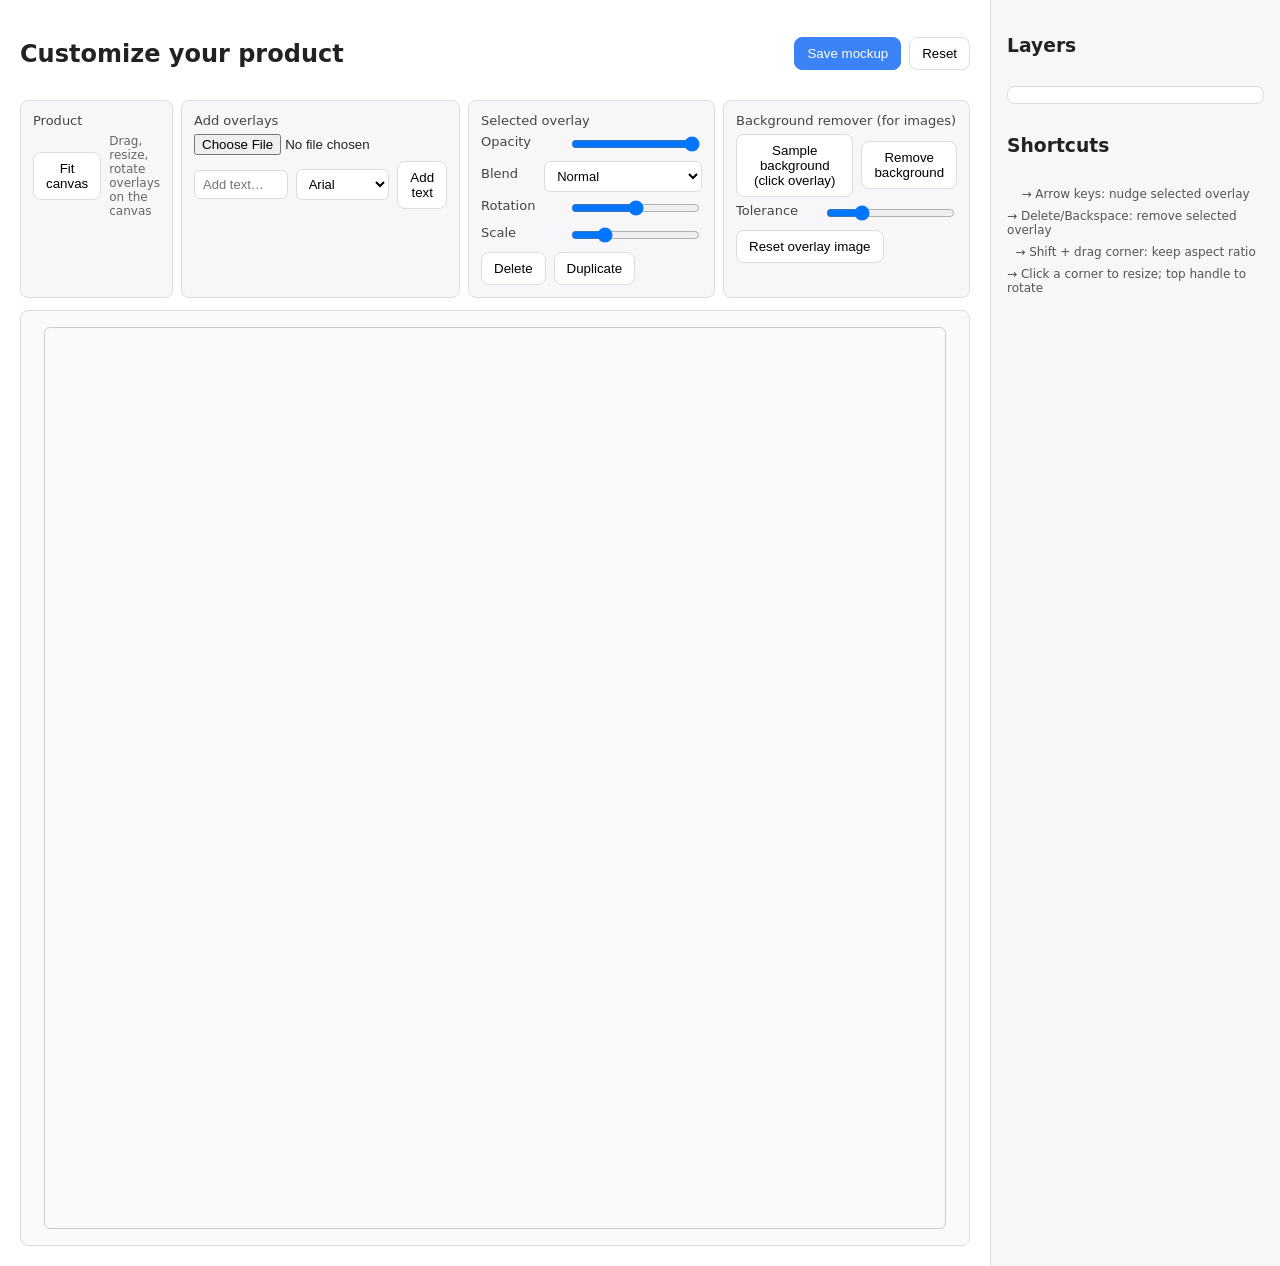
<file: Customize/customize.html>
<!DOCTYPE html>
<html lang="en">
<head>
  <meta charset="UTF-8">
  <title>Customize Product</title>
  <link rel="stylesheet" href="customize.css">
</head>
<body>
  <div id="editor">
    <div id="title-bar">
      <h2>Customize your product</h2>
      <div class="action-bar">
        <button id="downloadBtn" class="action primary">Save mockup</button>
        <button id="resetBtn" class="action">Reset</button>
      </div>
    </div>

    <div id="toolbar">
      <div class="tool">
        <label>Product</label>
        <div class="row">
          <button id="fitCanvasBtn" class="action">Fit canvas</button>
          <span id="hint">Drag, resize, rotate overlays on the canvas</span>
        </div>
      </div>

      <div class="tool">
        <label>Add overlays</label>
        <div class="row">
          <input type="file" id="addImageInput" accept="image/*">
        </div>
        <div class="row" style="margin-top:6px;">
          <input type="text" id="addTextInput" placeholder="Add text…">
          <select id="fontSelect">
            <option>Arial</option>
            <option>Roboto</option>
            <option>Georgia</option>
            <option>Courier New</option>
            <option>Impact</option>
          </select>
          <button id="addTextBtn" class="action">Add text</button>
        </div>
      </div>

      <div class="tool">
        <label>Selected overlay</label>
        <div class="row">
          <label class="label">Opacity</label>
          <input type="range" id="opacityRange" min="0" max="1" step="0.01" value="1">
        </div>
        <div class="row" style="margin-top:6px;">
          <label class="label">Blend</label>
          <select id="blendSelect">
            <option value="source-over">Normal</option>
            <option value="multiply">Multiply</option>
            <option value="screen">Screen</option>
            <option value="overlay">Overlay</option>
            <option value="darken">Darken</option>
            <option value="lighten">Lighten</option>
            <option value="difference">Difference</option>
            <option value="exclusion">Exclusion</option>
          </select>
        </div>
        <div class="row" style="margin-top:6px;">
          <label class="label">Rotation</label>
          <input type="range" id="rotationRange" min="-180" max="180" step="1" value="0">
        </div>
        <div class="row" style="margin-top:6px;">
          <label class="label">Scale</label>
          <input type="range" id="scaleRange" min="0.1" max="4" step="0.01" value="1">
        </div>
        <div class="row" style="margin-top:6px;">
          <button id="deleteLayerBtn" class="action">Delete</button>
          <button id="duplicateLayerBtn" class="action">Duplicate</button>
        </div>
      </div>

      <div class="tool">
        <label>Background remover (for images)</label>
        <div class="row">
          <button id="bgSampleBtn" class="action">Sample background (click overlay)</button>
          <button id="bgRemoveBtn" class="action">Remove background</button>
        </div>
        <div class="row" style="margin-top:6px;">
          <label class="label">Tolerance</label>
          <input type="range" id="bgTolerance" min="0" max="100" step="1" value="25">
        </div>
        <div class="row" style="margin-top:6px;">
          <button id="bgResetBtn" class="action">Reset overlay image</button>
        </div>
      </div>
    </div>

    <div id="canvas-wrap">
      <canvas id="mockupCanvas" width="900" height="900"></canvas>
    </div>
  </div>

  <div id="sidebar">
    <h3>Layers</h3>
    <div id="layers"></div>

    <h3>Shortcuts</h3>
    <div class="row shortcuts">
      <span>→ Arrow keys: nudge selected overlay</span>
      <span>→ Delete/Backspace: remove selected overlay</span>
      <span>→ Shift + drag corner: keep aspect ratio</span>
      <span>→ Click a corner to resize; top handle to rotate</span>
    </div>
  </div>

  <script src="customize.js"></script>
</body>
</html>
</file>
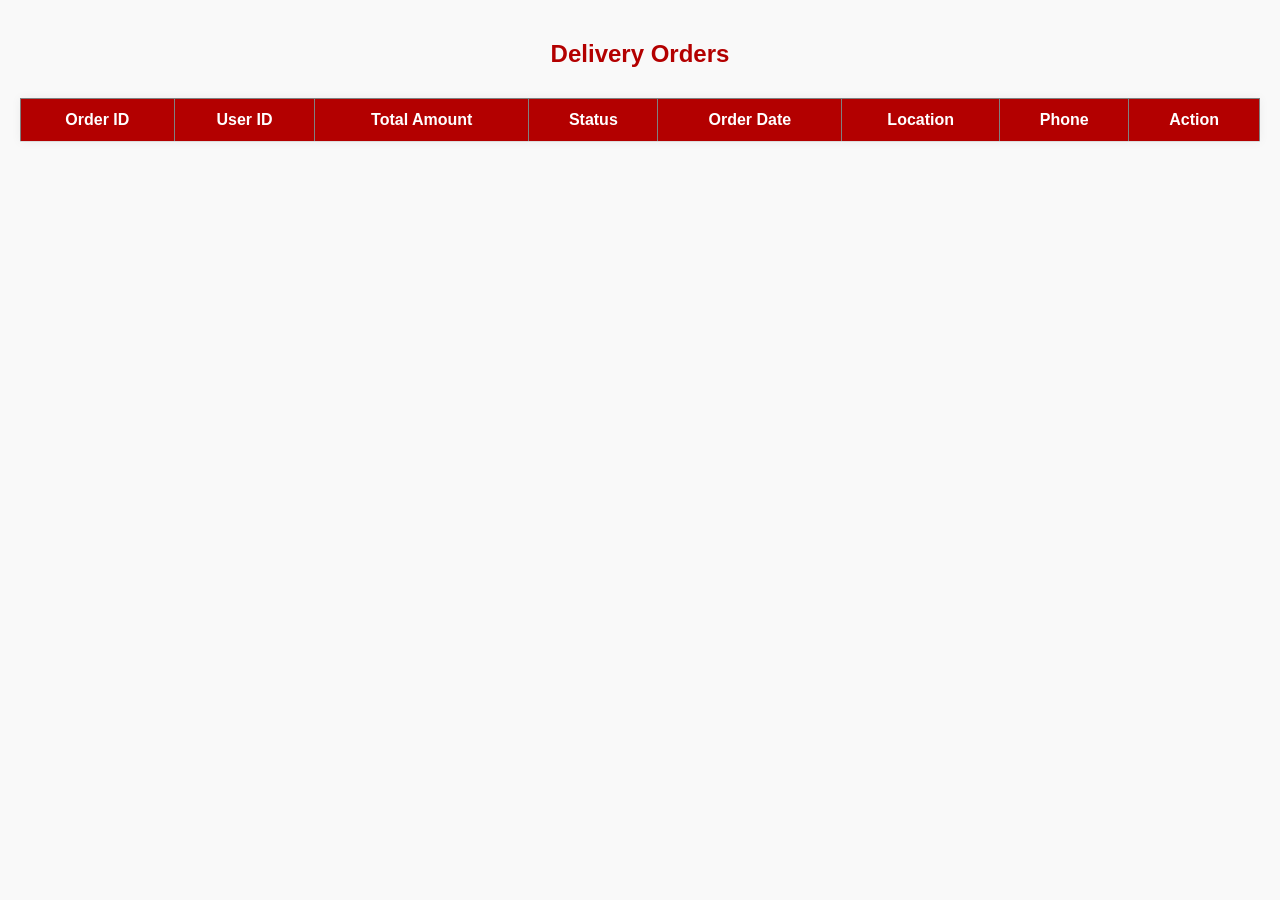
<file: Delivery/delivery.html>
<!DOCTYPE html>
<html lang="en">
<head>
  <meta charset="UTF-8">
  <title>Delivery Dashboard</title>
  <link rel="stylesheet" href="delivery.css">
</head>
<body>
  <h2>Delivery Orders</h2>
  <table border="1" id="orders-table">
    <thead>
      <tr>
        <th>Order ID</th>
        <th>User ID</th>
        <th>Total Amount</th>
        <th>Status</th>
        <th>Order Date</th>
        <th>Location</th>   
        <th>Phone</th>      
        <th>Action</th>
      </tr>
    </thead>
    <tbody></tbody>
  </table>

  <script src="delivery.js"></script>
</body>
</html>
</file>
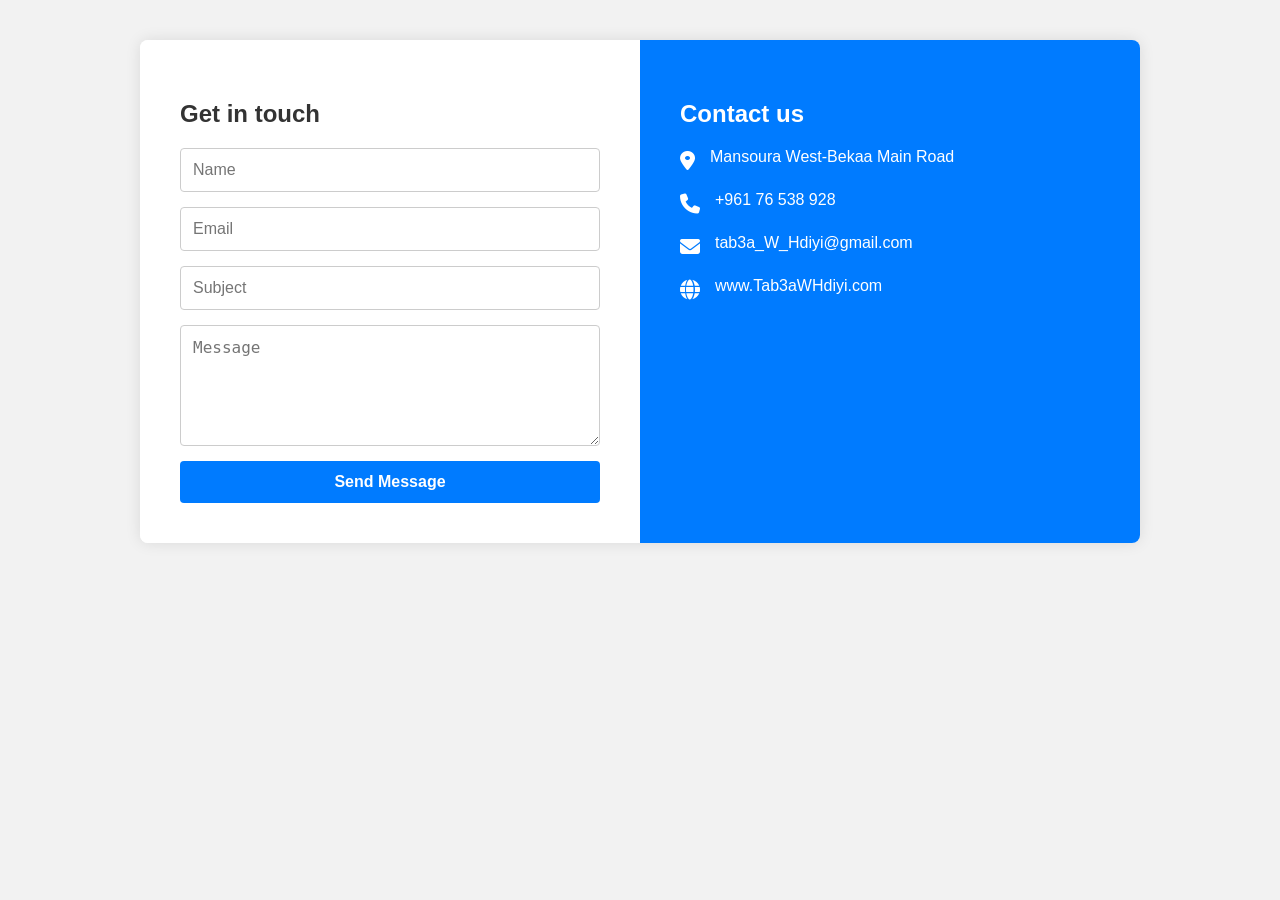
<file: Form/form.html>
<!DOCTYPE html>
<html lang="en">
<head>
  <meta charset="UTF-8" />
  <meta name="viewport" content="width=device-width, initial-scale=1.0" />
  <title>Contact Page</title>
  <link rel="stylesheet" href="form.css" />
  <link rel="stylesheet" href="https://cdnjs.cloudflare.com/ajax/libs/font-awesome/6.4.0/css/all.min.css" />
</head>
<body>
  <div class="container">
    <div class="form-section">
      <h2>Get in touch</h2>
      <form>
        <input type="text" placeholder="Name" required />
        <input type="email" placeholder="Email" required />
        <input type="text" placeholder="Subject" required />
        <textarea placeholder="Message" rows="5" required></textarea>
        <button type="submit">Send Message</button>
      </form>
    </div>
    <div class="info-section">
      <h2>Contact us</h2>
      <div class="info-item">
        <i class="fas fa-map-marker-alt"></i>
        <p>Mansoura West-Bekaa Main Road</p>
      </div>
      <div class="info-item">
        <i class="fas fa-phone"></i>
        <p>+961 76 538 928</p>
      </div>
      <div class="info-item">
        <i class="fas fa-envelope"></i>
        <p>tab3a_W_Hdiyi@gmail.com</p>
      </div>
      <div class="info-item">
        <i class="fas fa-globe"></i>
        <p>www.Tab3aWHdiyi.com</p>
      </div>
    </div>
  </div>
</body>
</html>
</file>
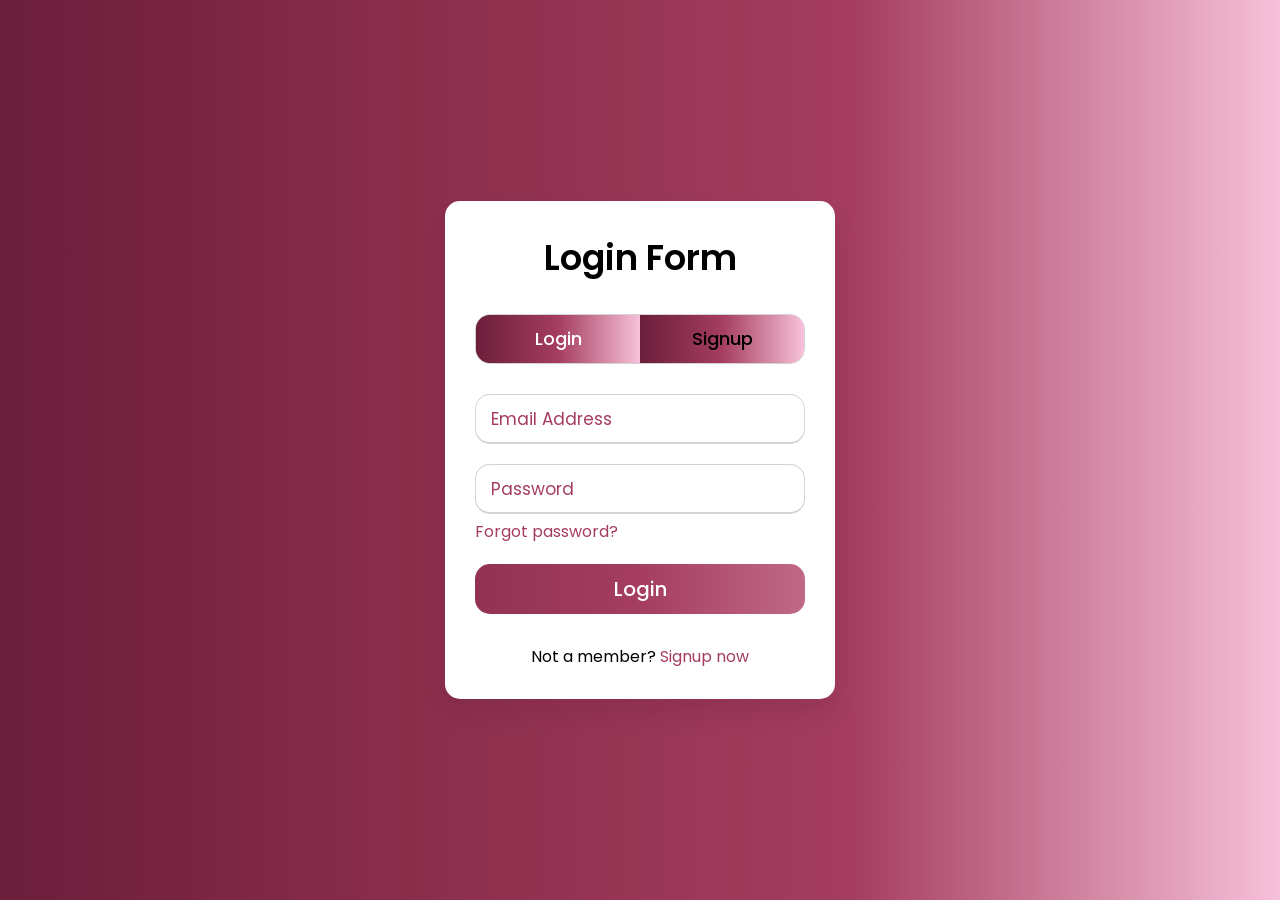
<file: login/login.html>
<!DOCTYPE html>
<html lang="en">
<head>
  <meta charset="UTF-8">
  <meta name="viewport" content="width=device-width, initial-scale=1.0">
  <title>Document</title>
  <link rel="stylesheet" href="login.css">
  <script src="login.js" async></script>
</head>
<body>
    <div class="wrapper">
      <div class="title-text">
        <div class="title login">Login Form</div>
        <div class="title signup">Signup Form</div>
      </div>
      <div class="form-container">
        <div class="slide-controls">
          <input type="radio" name="slide" id="login" checked>
          <input type="radio" name="slide" id="signup">
          <label for="login" class="slide login">Login</label>
          <label for="signup" class="slide signup">Signup</label>
          <div class="slider-tab"></div>
        </div>
        <div class="form-inner">
          <form action="login.php" method="POST" class="login">
            <div class="field">
              <input type="email" name="email" placeholder="Email Address" required>
            </div>
            <div class="field">
              <input type="password" name="password" placeholder="Password" required>
            </div>
            <div class="pass-link"><a href="#">Forgot password?</a></div>
            <div class="field btn">
              <div class="btn-layer"></div>
              <input type="submit" value="Login">
            </div>
            <div class="signup-link">Not a member? <a href="">Signup now</a></div>
          </form>
          <form action="login.php" method="POST" class="signup">
            <div class="field">
              <input type="email" name="S_email" placeholder="Email Address" required>
            </div>
            <div class="field">
              <input type="text" name="S_username" placeholder="Username" required>
            </div>
            <div class="field">
              <input type="password" name="S_password" placeholder="Password" required>
            </div>
            <div class="field btn">
              <div class="btn-layer"></div>
              <input type="submit" name="signup" value="Signup">
            </div>
          </form>
        </div>
      </div>
    </div>
</body>
</html>
</file>
<file: Customize/customize.css>
:root {
  --panel-bg: #f7f7f9;
  --border: #ddd;
  --accent: #3b82f6;
  --text: #222;
}

* { box-sizing: border-box; }

body {
  margin: 0;
  font-family: system-ui, -apple-system, Segoe UI, Roboto, Arial, sans-serif;
  color: var(--text);
  display: grid;
  grid-template-columns: 3fr 1.2fr;
  min-height: 100vh;
  background: #fff;
}

#editor {
  padding: 20px;
  display: flex;
  flex-direction: column;
  gap: 12px;
}

#title-bar {
  display: flex;
  align-items: center;
  justify-content: space-between;
}

.action-bar {
  display: flex;
  gap: 8px;
}

#toolbar {
  display: grid;
  grid-template-columns: repeat(4, 1fr);
  gap: 8px;
}

.tool {
  background: var(--panel-bg);
  border: 1px solid var(--border);
  border-radius: 8px;
  padding: 12px;
}

.tool label {
  display: block;
  font-size: 13px;
  margin-bottom: 6px;
  color: #444;
}

.row {
  display: flex;
  align-items: center;
  gap: 8px;
}

.row input[type="text"],
.row select,
.row input[type="number"] {
  width: 100%;
  padding: 6px 8px;
  border: 1px solid var(--border);
  border-radius: 6px;
  font-size: 13px;
  background: #fff;
}

.label {
  width: 80px;
  font-size: 12px;
  color: #666;
}

.action {
  padding: 8px 12px;
  border-radius: 8px;
  border: 1px solid var(--border);
  background: #fff;
  cursor: pointer;
  transition: background 0.15s ease, border-color 0.15s ease;
}

.action:hover {
  background: #f0f5ff;
  border-color: var(--accent);
}

.primary {
  border-color: var(--accent);
  color: #fff;
  background: var(--accent);
}

#hint {
  font-size: 12px;
  color: #666;
}

#canvas-wrap {
  display: flex;
  justify-content: center;
  align-items: center;
  background: #fafafa;
  border: 1px solid var(--border);
  border-radius: 8px;
  padding: 16px;
}

canvas {
  border: 1px solid #ccc;
  border-radius: 6px;
  max-width: 100%;
}

#sidebar {
  background: var(--panel-bg);
  border-left: 1px solid var(--border);
  padding: 16px;
  display: flex;
  flex-direction: column;
  gap: 12px;
}

#layers {
  border: 1px solid var(--border);
  border-radius: 8px;
  padding: 8px;
  background: #fff;
  max-height: 50vh;
  overflow: auto;
}

.layer-item {
  display: grid;
  grid-template-columns: auto 1fr auto;
  align-items: center;
  gap: 8px;
  padding: 6px 8px;
  border-radius: 6px;
  cursor: pointer;
}

.layer-item.active {
  background: rgba(59, 130, 246, 0.1);
  border: 1px solid var(--accent);
}

.layer-item button {
  border: 1px solid var(--border);
  background: #f9f9f9;
  border-radius: 6px;
  padding: 4px 8px;
  cursor: pointer;
  font-size: 12px;
}

.shortcuts {
  font-size: 12px;
  color: #555;
  flex-direction: column;
}
</file>
<file: Delivery/delivery.css>
/* Base styles */
body {
  font-family: 'Segoe UI', Tahoma, Geneva, Verdana, sans-serif;
  background-color: #f9f9f9;
  color: #333;
  margin: 0;
  padding: 20px;
}

h2 {
  text-align: center;
  color: #b30000;
  margin-bottom: 30px;
}

/* Table styles */
table {
  width: 100%;
  border-collapse: collapse;
  background-color: #fff;
  box-shadow: 0 0 10px rgba(0,0,0,0.05);
}

th, td {
  padding: 12px 15px;
  text-align: center;
  border-bottom: 1px solid #ddd;
}

th {
  background-color: #b30000;
  color: white;
  font-weight: 600;
}

tr:hover {
  background-color: #f1f1f1;
}

/* Button styles */
button {
  background-color: #b30000;
  color: white;
  border: none;
  padding: 8px 14px;
  border-radius: 5px;
  cursor: pointer;
  font-weight: 500;
  transition: background-color 0.3s ease;
}

button:hover {
  background-color: #990000;
}
</file>
<file: Form/form.css>
body {
  font-family: 'Segoe UI', sans-serif;
  background-color: #f2f2f2;
  margin: 0;
  padding: 40px;
}

.container {
  display: flex;
  max-width: 1000px;
  margin: auto;
  background-color: #fff;
  box-shadow: 0 0 15px rgba(0, 0, 0, 0.1);
  border-radius: 8px;
  overflow: hidden;
}

.form-section {
  flex: 1;
  padding: 40px;
  background-color: white;
}

.form-section h2 {
  margin-bottom: 20px;
  color: #333;
}

form {
  display: flex;
  flex-direction: column;
}

input, textarea {
  margin-bottom: 15px;
  padding: 12px;
  border: 1px solid #ccc;
  border-radius: 4px;
  font-size: 16px;
}

textarea {
  resize: vertical;
}

button {
  background-color: #007bff;
  color: white;
  padding: 12px;
  border: none;
  border-radius: 4px;
  font-size: 16px;
  font-weight: bold;
  cursor: pointer;
  transition: background-color 0.3s ease;
}

button:hover {
  background-color: #0056b3;
}

.info-section {
  flex: 1;
  padding: 40px;
  background-color: #007bff;
  color: white;
}

.info-section h2 {
  margin-bottom: 20px;
}

.info-item {
  display: flex;
  align-items: flex-start;
  margin-bottom: 20px;
}

.info-item i {
  font-size: 20px;
  margin-right: 15px;
  margin-top: 3px;
}

.info-item p {
  margin: 0;
  font-size: 16px;
}

@media (max-width: 768px) {
  .container {
    flex-direction: column;
  }
}
</file>
<file: login/login.css>
@import url('https://fonts.googleapis.com/css?family=Poppins:400,500,600,700&display=swap');
*{
  margin: 0;
  padding: 0;
  box-sizing: border-box;
  font-family: 'Poppins', sans-serif;
}
html,body{
  display: grid;
  height: 100%;
  width: 100%;
  place-items: center;
  background: linear-gradient(to right, #6B1E3A, #8B2E4C, #A53D5F, #F7C1D9);
}
::selection{
  background: #1a75ff;
  color: #fff;
}
.wrapper{
  overflow: hidden;
  max-width: 390px;
  background: #fff;
  padding: 30px;
  border-radius: 15px;
  box-shadow: 0px 15px 20px rgba(107, 30, 58, 0.2);
}
.wrapper .title-text{
  display: flex;
  width: 200%;
}
.wrapper .title{
  width: 50%;
  font-size: 35px;
  font-weight: 600;
  text-align: center;
  transition: all 0.6s cubic-bezier(0.68,-0.55,0.265,1.55);
}
.wrapper .slide-controls{
  position: relative;
  display: flex;
  height: 50px;
  width: 100%;
  overflow: hidden;
  margin: 30px 0 10px 0;
  justify-content: space-between;
  border: 1px solid lightgrey;
  border-radius: 15px;
}
.slide-controls .slide{
  height: 100%;
  width: 100%;
  color: #fff;
  font-size: 18px;
  font-weight: 500;
  text-align: center;
  line-height: 48px;
  cursor: pointer;
  z-index: 1;
  transition: all 0.6s ease;
  background: linear-gradient(to right, #6B1E3A, #A53D5F, #F7C1D9);

}
.slide-controls label.signup{
  color: #000;
}
.slide-controls .slider-tab{
  position: absolute;
  height: 100%;
  width: 50%;
  left: 0;
  z-index: 0;
  border-radius: 15px;
  background: -webkit-linear-gradient(left,#003366,#004080,#0059b3
, #0073e6);
  transition: all 0.6s cubic-bezier(0.68,-0.55,0.265,1.55);
}
input[type="radio"]{
  display: none;
}
#signup:checked ~ .slider-tab{
  left: 50%;
}
#signup:checked ~ label.signup{
  color: #fff;
  cursor: default;
  user-select: none;
}
#signup:checked ~ label.login{
  color: #000;
}
#login:checked ~ label.signup{
  color: #000;
}
#login:checked ~ label.login{
  cursor: default;
  user-select: none;
}
.wrapper .form-container{
  width: 100%;
  overflow: hidden;
}
.form-container .form-inner{
  display: flex;
  width: 200%;
}
.form-container .form-inner form{
  width: 50%;
  transition: all 0.6s cubic-bezier(0.68,-0.55,0.265,1.55);
}
.form-inner form .field{
  height: 50px;
  width: 100%;
  margin-top: 20px;
}
.form-inner form .field input{
  height: 100%;
  width: 100%;
  outline: none;
  padding-left: 15px;
  border-radius: 15px;
  border: 1px solid lightgrey;
  border-bottom-width: 2px;
  font-size: 17px;
  transition: all 0.3s ease;
}
.form-inner form .field input:focus{
  border-color: #A53D5F;

  /* box-shadow: inset 0 0 3px #fb6aae; */
}
.form-inner form .field input::placeholder{
  color: #A53D5F;
  transition: all 0.3s ease;
}
form .field input:focus::placeholder{
  color: #1a75ff;
}
.form-inner form .pass-link{
  margin-top: 5px;
}
.form-inner form .signup-link{
  text-align: center;
  margin-top: 30px;
}
.form-inner form .pass-link a,
.form-inner form .signup-link a{
  color: #A53D5F;
  text-decoration: none;
}
.form-inner form .pass-link a:hover,
.form-inner form .signup-link a:hover{
  text-decoration: underline;
}
form .btn{
  height: 50px;
  width: 100%;
  border-radius: 15px;
  position: relative;
  overflow: hidden;
}
form .btn .btn-layer{
  height: 100%;
  width: 300%;
  position: absolute;
  left: -100%;
  background: linear-gradient(to right, #6B1E3A, #A53D5F, #F7C1D9);
  border-radius: 15px;
  transition: all 0.4s ease;;
}
form .btn:hover .btn-layer{
  left: 0;
}
form .btn input[type="submit"]{
  height: 100%;
  width: 100%;
  z-index: 1;
  position: relative;
  background: none;
  border: none;
  color: #fff;
  padding-left: 0;
  border-radius: 15px;
  font-size: 20px;
  font-weight: 500;
  cursor: pointer;
}
</file>
